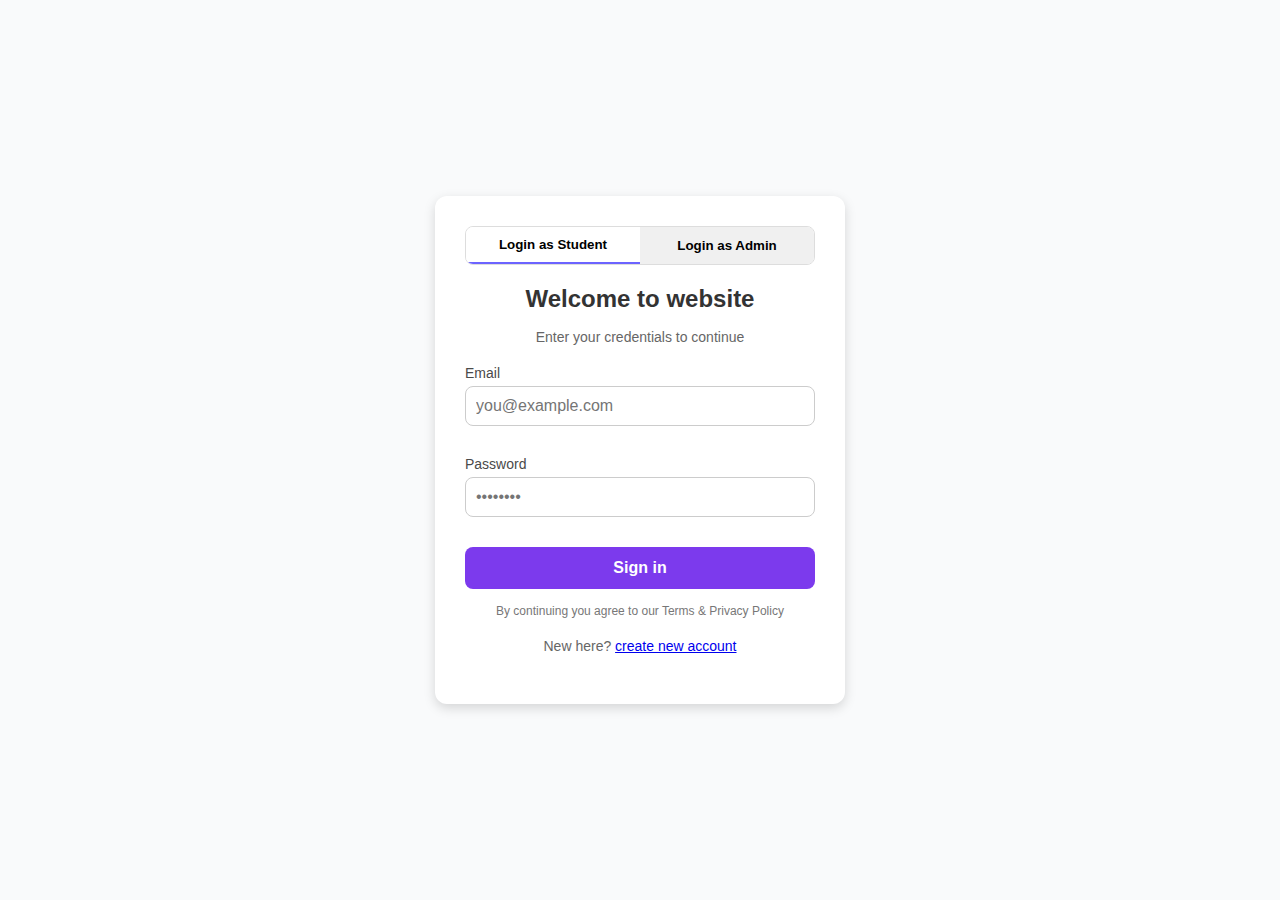
<file: index.html>
<!DOCTYPE html>
<html lang="en">
<head>
  <meta charset="UTF-8">
  <title>Login Page</title>
   <link rel="stylesheet" href="style.css">
   <link rel="stylesheet" href="style1.css">
</head>
<body>
  <div class="container">
    <div class="tab-buttons">
      <button id="studentTab" class="active">Login as Student</button>
      <button id="adminTab">Login as Admin</button>
    </div>

    <!-- Student Form -->
    <div id="studentForm" class="form active">
      <h2>Welcome to website</h2>
      <p>Enter your credentials to continue</p>
      <div class="input-group">
        <label>Email</label>
        <input type="email" id="student-email" placeholder="you@example.com">
      </div>
      <div class="input-group">
        <label>Password</label>
        <input type="password" id="student-password" placeholder="••••••••">
      </div>
      <button id="student-login-btn" type="button" class="btn">Sign in</button>
      <p class="note">By continuing you agree to our Terms & Privacy Policy</p>
          <p class="create_account">New here? <a href="newacc.html">create new account</a></p>
    </div>

    <!-- Admin Form -->
    <div id="adminForm" class="form">
      <h2>Admin portal access</h2>
      <p>Enter your credentials to continue</p>
      <div class="input-group">
        <label>Email</label>
        <input type="email" id="admin-email" placeholder="admin@domain.com">
      </div>
      <div class="input-group">
        <label>Password</label>
        <input type="password" id="admin-password" placeholder="••••••••">
      </div>
      <button id="admin-login-btn" type="button" class="btn">Sign in as Admin</button>
      <p class="note">By continuing you agree to our Terms & Privacy Policy</p>
    </div>
  </div>

  </div>  
  <script src="script.js"></script>
</body>
</html>
</file>
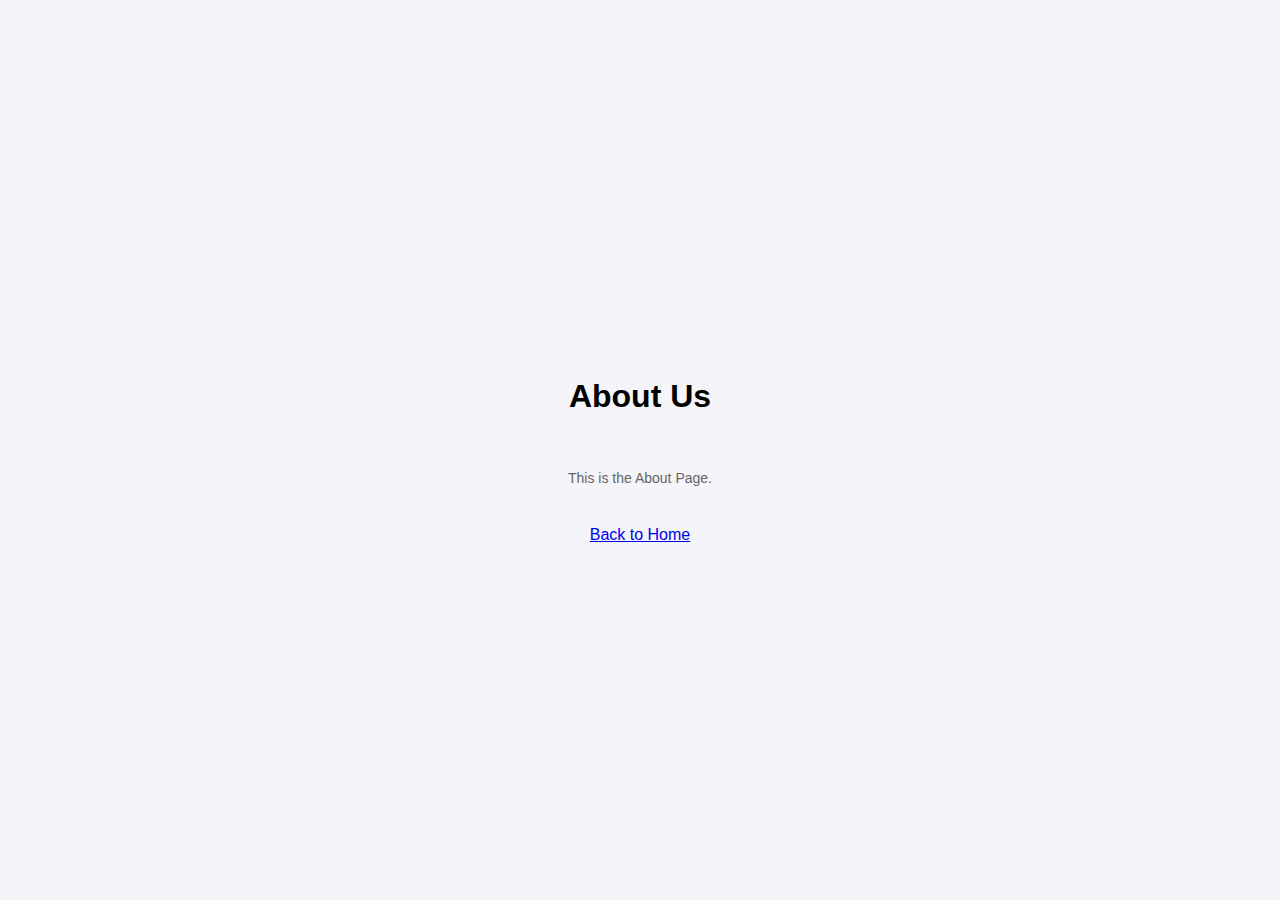
<file: about.html>
<!DOCTYPE html>
<html lang="en">
<head>
  <meta charset="UTF-8">
  <title>About Page</title>
  <link rel="stylesheet" href="style.css">
</head>
<body>
  <h1>About Us</h1>
  <p>This is the About Page.</p>
  <a href="home.html">Back to Home</a>
</body>
</html>
</file>
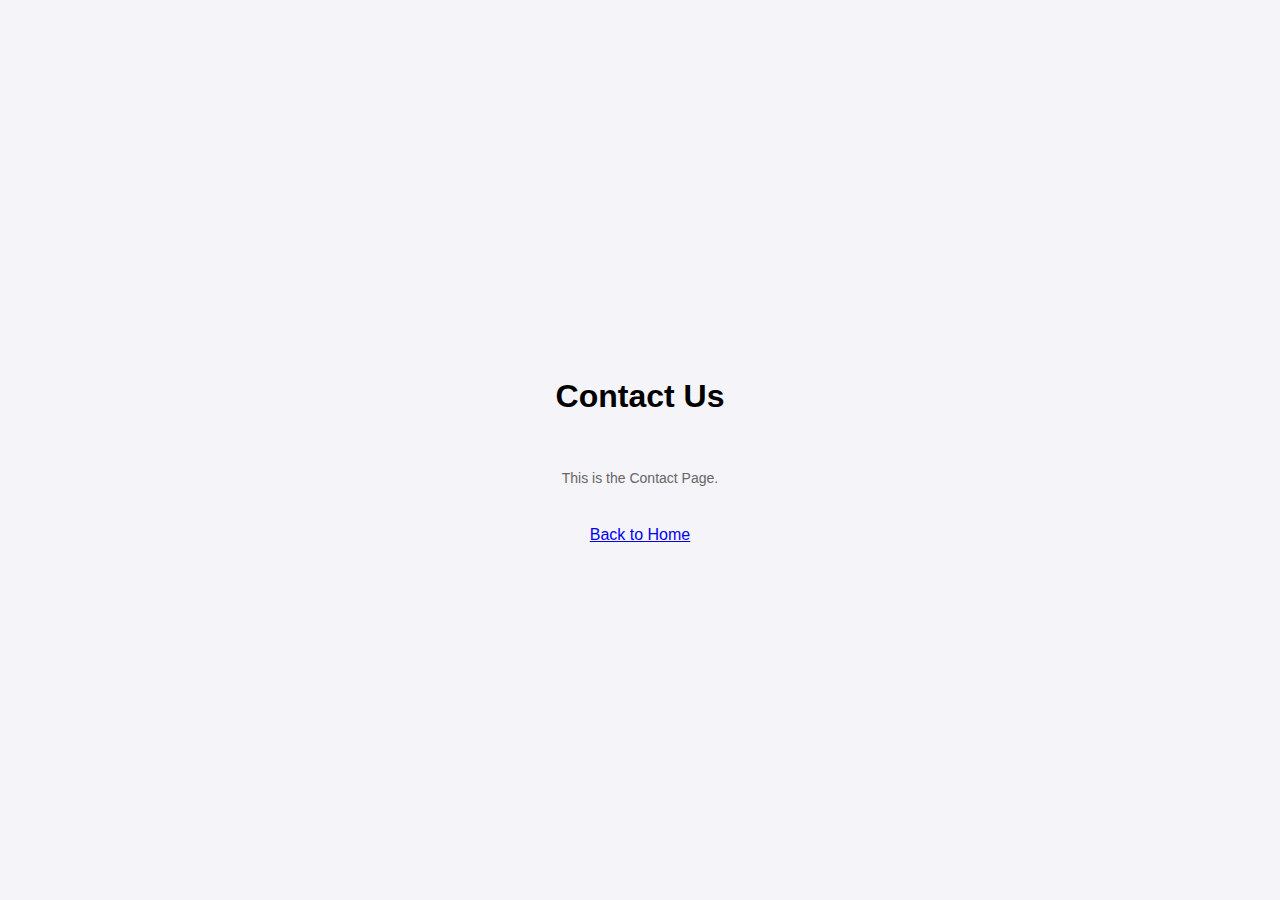
<file: contact.html>
<!DOCTYPE html>
<html lang="en">
<head>
  <meta charset="UTF-8">
  <title>Contact Page</title>
  <link rel="stylesheet" href="style.css">
</head>
<body>
  <h1>Contact Us</h1>
  <p>This is the Contact Page.</p>
  <a href="home.html">Back to Home</a>
</body>
</html>
</file>
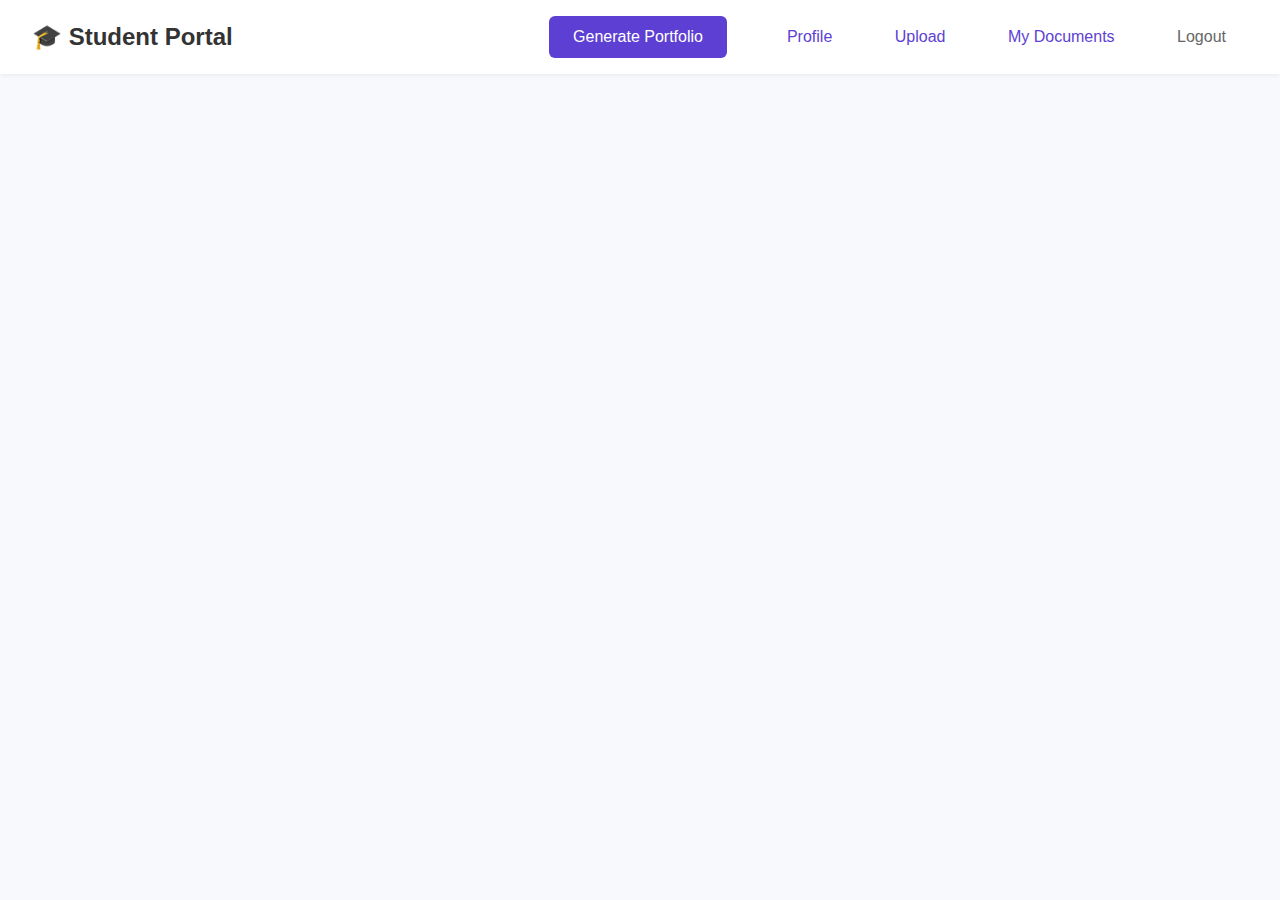
<file: web.html>
<!DOCTYPE html>
<html lang="en">
<head>
    <meta charset="UTF-8">
    <meta name="viewport" content="width=device-width, initial-scale=1.0">
    <title>Student Portal</title>
    <link rel="stylesheet" href="style1.css">
    <style>
        body {
            font-family: -apple-system, BlinkMacSystemFont, "Segoe UI", Roboto, "Helvetica Neue", Arial, sans-serif;
            background-color: #f7f9fc;
            margin: 0;
            padding: 0;
            color: #333;
        }
        header {
            background-color: #ffffff;
            padding: 1rem 2rem;
            box-shadow: 0 2px 4px rgba(0, 0, 0, 0.05);
            display: flex;
            justify-content: space-between;
            align-items: center;
        }
        .logo {
            font-size: 1.5rem;
            font-weight: bold;
            color: #5d3fd3;
        }
        .logo span {
            color: #333;
        }
        .header-controls {
            display: flex;
            align-items: center;
            gap: 1.5rem;
        }
        nav a {
            text-decoration: none;
            color: #666;
            margin-left: 1.5rem;
            font-weight: 500;
            transition: color 0.3s ease;
        }
        nav a:hover, nav a.tab {
            color: #5d3fd3;
        }
        main {
            padding: 2rem;
            max-width: 900px;
            margin: 0 auto;
        }
        .page {
            background-color: #fff;
            padding: 2rem;
            border-radius: 8px;
            box-shadow: 0 4px 12px rgba(0, 0, 0, 0.08);
            margin-bottom: 2rem;
        }
        h2 {
            font-size: 1.8rem;
            margin-top: 0;
            margin-bottom: 2rem;
            color: #333;
        }
        h3 {
            font-size: 1.2rem;
            margin-top: 2rem;
            margin-bottom: 1rem;
            color: #555;
        }
        .form-group {
            display: grid;
            grid-template-columns: repeat(auto-fit, minmax(250px, 1fr));
            gap: 1.5rem;
            margin-bottom: 1.5rem;
        }
        label {
            display: block;
            font-size: 0.9rem;
            font-weight: 600;
            color: #444;
            margin-bottom: 0.5rem;
        }
        input[type="text"], input[type="email"], input[type="number"], textarea, .file-upload {
            width: 100%;
            padding: 0.75rem;
            border: 1px solid #ddd;
            border-radius: 6px;
            font-size: 1rem;
            box-sizing: border-box;
            transition: border-color 0.3s ease, box-shadow 0.3s ease;
        }
        input::placeholder, textarea::placeholder {
            color: #b0b0b0;
        }
        input:focus, textarea:focus {
            outline: none;
            border-color: #5d3fd3;
            box-shadow: 0 0 0 3px rgba(93, 63, 211, 0.15);
        }
        textarea {
            resize: vertical;
            min-height: 100px;
        }
        .btn {
            background-color: #5d3fd3;
            color: #fff;
            padding: 0.75rem 1.5rem;
            border: none;
            border-radius: 6px;
            cursor: pointer;
            font-size: 1rem;
            font-weight: 600;
            transition: background-color 0.3s ease, transform 0.2s ease;
        }
        .btn:hover {
            background-color: #4b32b0;
            transform: translateY(-2px);
        }
        .add-btn {
            background-color: #5d3fd3;
            color: #fff;
            padding: 0.75rem 1rem;
            border: none;
            border-radius: 6px;
            cursor: pointer;
            font-size: 0.9rem;
            margin-left: 0.5rem;
        }
        .add-input-group {
            display: flex;
            align-items: center;
        }
        .add-input-group input {
            flex: 1;
        }
        .photo-upload {
            display: flex;
            align-items: center;
            gap: 1.5rem;
            margin-bottom: 1.5rem;
        }
        .photo-placeholder {
            width: 100px;
            height: 100px;
            background-color: #e9ecef;
            border-radius: 50%;
            display: flex;
            justify-content: center;
            align-items: center;
            font-size: 2rem;
            color: #6c757d;
        }
        .file-select {
            display: flex;
            flex-direction: column;
        }
        .file-select label {
            font-weight: normal;
        }
        .file-select input[type="file"] {
            display: none;
        }
        .file-select .custom-file-button {
            padding: 0.5rem 1rem;
            border: 1px solid #ccc;
            border-radius: 4px;
            background-color: #f8f9fa;
            cursor: pointer;
            text-align: center;
        }
        .single-column {
            display: block;
        }
        .documents-grid {
            display: grid;
            grid-template-columns: 1fr;
            gap: 1.5rem;
        }
        @media (min-width: 768px) {
            .documents-grid {
                grid-template-columns: repeat(auto-fit, minmax(300px, 1fr));
            }
        }
        .document-card {
            background-color: #f8f9fa;
            border: 1px solid #e9ecef;
            border-radius: 8px;
            padding: 1.5rem;
            position: relative;
        }
        .document-card h4 {
            margin: 0;
            font-size: 1.2rem;
            font-weight: 600;
        }
        .document-card .category {
            font-size: 0.8rem;
            font-weight: 500;
            color: #5d3fd3;
            background-color: rgba(93, 63, 211, 0.1);
            padding: 0.25rem 0.75rem;
            border-radius: 4px;
            margin-left: 0.5rem;
        }
        .document-card p {
            font-size: 0.9rem;
            color: #6c757d;
            margin: 0.5rem 0 1rem;
        }
        .document-actions {
            display: flex;
            align-items: center;
            gap: 1rem;
        }
        .status-badge {
            font-size: 0.8rem;
            font-weight: 600;
            padding: 0.25rem 0.75rem;
            border-radius: 12px;
        }
        .status-approved {
            background-color: #d4edda;
            color: #155724;
        }
        .status-rejected {
            background-color: #f8d7da;
            color: #721c24;
        }
        .view-btn, .delete-btn {
            background: none;
            border: none;
            color: #6c757d;
            cursor: pointer;
            display: flex;
            align-items: center;
            gap: 0.25rem;
            font-size: 0.9rem;
            font-weight: 500;
        }
        .view-btn:hover {
            color: #5d3fd3;
        }
        .delete-btn:hover {
            color: #dc3545;
        }
        .info-message {
            margin-top: 2rem;
            text-align: center;
            font-size: 0.9rem;
            color: #888;
        }
    </style>
</head>
<body>
    <header>
         <div class="logo">🎓 <span>Student Portal</span></div>
        <div class="header-controls">
            <a href="portfolio.html" class="btn" style="text-decoration: none; font-weight: 500;">Generate Portfolio</a>
            <nav>
                <a href="#profile" class="tab">Profile</a>
                <a href="#upload" class="tab">Upload</a>
                <a href="#documents" class="tab">My Documents</a>
                <a href="index.html" onclick="logout()">Logout</a>
            </nav>
        </div>
    </header>

    <main>
        <section id="profile" class="page">
            <h2>Profile</h2>

            <h3>Personal & Professional Info</h3>
            <form>
                <div class="form-group">
                    <div>
                        <label>Full Name</label>
                        <input type="text" placeholder="Your Full Name" required>
                    </div>
                    <div>
                        <label>Short professional title/role</label>
                        <input type="text" placeholder="e.g. Web Developer">
                    </div>
                </div>

                <div class="form-group">
                    <div>
                        <label>Email</label>
                        <input type="email" placeholder="you@example.com" required>
                    </div>
                    <div>
                        <label>Phone number</label>
                        <input type="text" placeholder="+91 1234567890">
                    </div>
                </div>

                <div class="form-group">
                    <div>
                        <label>LinkedIn</label>
                        <input type="text" placeholder="https://linkedin.com/in/username">
                    </div>
                    <div>
                        <label>GitHub</label>
                        <input type="text" placeholder="https://github.com/username">
                    </div>
                </div>

                <div class="form-group">
                    <div>
                        <label>Personal website</label>
                        <input type="text" placeholder="https://yourdomain.com">
                    </div>
                </div>

                <div class="photo-upload">
                    <div class="photo-placeholder">👤</div>
                    <div class="file-select">
                        <label>Professional photo (optional)</label>
                        <input type="file" id="photo-upload">
                        <label for="photo-upload" class="custom-file-button">Choose File</label>
                    </div>
                </div>

                <div class="form-group">
                    <div>
                        <label>Enrollment no.</label>
                        <input type="text" placeholder="IT24OP1024" required>
                    </div>
                    <div>
                        <label>Program</label>
                        <input type="text" placeholder="e.g. B.Tech CSE" required>
                    </div>
                    <div>
                        <label>Year</label>
                        <input type="number" placeholder="e.g. 3" required>
                    </div>
                </div>

                <hr style="border: 0; height: 1px; background: #ddd; margin: 2rem 0;">

                <h3>About</h3>
                <div class="single-column">
                    <label>Short bio/summary</label>
                    <textarea placeholder="Tell us about yourself..."></textarea>
                </div>

                <hr style="border: 0; height: 1px; background: #ddd; margin: 2rem 0;">

                <h3>Skills</h3>
                <div class="add-input-group">
                    <label>Technical skills</label>
                    <input type="text" placeholder="Add a skill">
                    <button type="button" class="add-btn">Add</button>
                </div>
                <div class="add-input-group" style="margin-top: 1rem;">
                    <label>Soft skills</label>
                    <input type="text" placeholder="Add a soft skill">
                    <button type="button" class="add-btn">Add</button>
                </div>
                <div class="add-input-group" style="margin-top: 1rem;">
                    <label>Certifications</label>
                    <input type="text" placeholder="Add a certification">
                    <button type="button" class="add-btn">Add</button>
                </div>

                <hr style="border: 0; height: 1px; background: #ddd; margin: 2rem 0;">

                <h3>Projects / Work Samples</h3>
                <div class="form-group">
                    <div>
                        <label>Title</label>
                        <input type="text" placeholder="Project Title">
                    </div>
                    <div>
                        <label>Tech</label>
                        <input type="text" placeholder="e.g. React, Node, PostgreSQL">
                    </div>
                </div>
                <div class="single-column">
                    <label>Description</label>
                    <textarea placeholder="Describe your project..."></textarea>
                </div>
                <div class="form-group">
                    <div>
                        <label>Repo link</label>
                        <input type="text" placeholder="https://github.com/...">
                    </div>
                    <div>
                        <label>Live demo</label>
                        <input type="text" placeholder="https://...">
                    </div>
                </div>
                <button type="button" class="btn">Add project</button>
                
                <hr style="border: 0; height: 1px; background: #ddd; margin: 2rem 0;">

                <h3>Experience</h3>
                <div class="form-group">
                    <div>
                        <label>Role</label>
                        <input type="text" placeholder="Your role">
                    </div>
                    <div>
                        <label>Company/Organization</label>
                        <input type="text" placeholder="Company/Organization Name">
                    </div>
                    <div>
                        <label>Duration</label>
                        <input type="text" placeholder="e.g. Jun 2024 - Aug 2024">
                    </div>
                </div>
                <div class="single-column">
                    <label>Key responsibilities/achievements</label>
                    <textarea placeholder="List your responsibilities and achievements..."></textarea>
                </div>
                <button type="button" class="btn">Add experience</button>
                
                <hr style="border: 0; height: 1px; background: #ddd; margin: 2rem 0;">

                <h3>Education</h3>
                <div class="form-group">
                    <div>
                        <label>Degree/Diploma</label>
                        <input type="text" placeholder="e.g. Bachelor of Technology">
                    </div>
                    <div>
                        <label>College/University</label>
                        <input type="text" placeholder="College/University Name">
                    </div>
                    <div>
                        <label>Year of graduation</label>
                        <input type="text" placeholder="e.g. 2026">
                    </div>
                </div>
                <div class="single-column">
                    <label>Notable academic achievements</label>
                    <textarea placeholder="List your achievements..."></textarea>
                </div>
                <button type="button" class="btn">Add education</button>
                
                <hr style="border: 0; height: 1px; background: #ddd; margin: 2rem 0;">

                <h3>Extras</h3>
                <div class="add-input-group">
                    <label>Blog/articles</label>
                    <input type="text" placeholder="https://yourblog.com/post">
                    <button type="button" class="add-btn">Add</button>
                </div>
                <div class="add-input-group" style="margin-top: 1rem;">
                    <label>Testimonials</label>
                    <input type="text" placeholder="Short testimonial">
                    <button type="button" class="add-btn">Add</button>
                </div>
                <div class="add-input-group" style="margin-top: 1rem;">
                    <label>Awards & recognitions</label>
                    <input type="text" placeholder="Award title">
                    <button type="button" class="add-btn">Add</button>
                </div>
                <div class="add-input-group" style="margin-top: 1rem;">
                    <label>Hobbies/Interests</label>
                    <input type="text" placeholder="e.g. Open-source, Chess">
                    <button type="button" class="add-btn">Add</button>
                </div>

                <div style="text-align: right; margin-top: 2rem;">
                    <button type="submit" class="btn">Save profile</button>
                </div>
            </form>
        </section>

        <section id="upload" class="page">
            <h2>Upload your document</h2>
            <form>
                <label>Title (optional)</label>
                <input type="text" placeholder="e.g. John Doe HSC Marksheet">

                <label>Category</label>
                <select>
                    <option>Select a category</option>
                    <option>Course Certificate</option>
                    <option>Hackathon Certificate</option>
                    <option>Sports Certificate</option>
                    <option>E-Certificate</option>
                    <option>Research Paper</option>
                    <option>Non-Academic Achievement</option>
                    <option>Others</option>
                </select>

                <label>Upload file</label>
                <div class="file-upload">
                    <p>Drag & drop your file here, or <span class="browse">browse</span></p>
                    <small>PDF, PNG, JPG up to 10MB</small>
                </div>

                <label>Description (optional)</label>
                <textarea placeholder="Add any relevant notes..."></textarea>

                <button type="submit" class="btn">Upload</button>
            </form>
        </section>

        <section id="documents" class="page">
            <h2>My Documents</h2>
            <div class="documents-grid">
                <div class="document-card">
                    <h4>Gemini Google Certificate <span class="category">E-Certificate</span></h4>
                    <p>gemini google certificate.pdf • 597 KB • 9/25/2025, 12:21:05 PM</p>
                    <div class="document-actions">
                        <span class="status-badge status-approved">approved</span>
                        <button class="view-btn">👁️ View</button>
                        <button class="delete-btn">🗑️ Delete</button>
                    </div>
                </div>

                <div class="document-card">
                    <h4>Gen AI <span class="category">Course Certificate</span></h4>
                    <p>gen Ai certificate.pdf • 596 KB • 9/25/2025, 12:20:35 PM</p>
                    <div class="document-actions">
                        <span class="status-badge status-rejected">rejected</span>
                        <button class="view-btn">👁️ View</button>
                        <button class="delete-btn">🗑️ Delete</button>
                    </div>
                </div>
            </div>

        </section>
    </main>
</body>
</html>
</file>
<file: style.css>
body {
    font-family: -apple-system, BlinkMacSystemFont, 'Segoe UI', Roboto, Helvetica, Arial, sans-serif;
    background-color: #f4f7f9;
    display: flex;
    justify-content: center;
    align-items: center;
    flex-direction: column;
    min-height: 100vh;
    margin: 0;
    gap: 20px;
}

.card {
    background-color: #ffffff;
    border-radius: 16px;
    box-shadow: 0 4px 20px rgba(0, 0, 0, 0.1);
    width: 380px;
    padding: 30px;
    text-align: center;
    box-sizing: border-box;
}

.form-link {
    font-size: 14px;
    font-weight: 500;
    color: #8a2be2;
    text-align: left;
    margin-bottom: 20px;
}

.welcome-text h2 {
    font-size: 28px;
    font-weight: 700;
    color: #8a2be2;
    margin: 0 0 10px;
}

.welcome-text p {
    font-size: 16px;
    color: #666666;
    margin: 0 0 20px;
}

.input-group {
    text-align: left;
    margin-bottom: 20px;
}

.input-group label {
    display: block;
    font-size: 14px;
    color: #4a4a4a;
    margin-bottom: 8px;
}

.input-group input {
    width: 100%;
    padding: 12px;
    border: 1px solid #e0e0e0;
    border-radius: 8px;
    font-size: 16px;
    box-sizing: border-box;
    transition: border-color 0.3s;
}

.input-group input:focus {
    outline: none;
    border-color: #8a2be2;
}

.btn {
    width: 100%;
    padding: 15px;
    background-color: #8a2be2;
    color: #ffffff;
    border: none;
    border-radius: 8px;
    font-size: 16px;
    font-weight: 600;
    cursor: pointer;
    transition: background-color 0.3s;
}

.btn:hover {
    background-color: #7b27d4;
}

.terms {
    font-size: 12px;
    color: #a0a0a0;
    margin-top: 20px;
}

.social-login {
    margin: 20px 0;
}

.google-btn {
    width: 100%;
    padding: 12px;
    background-color: #ffffff;
    color: #4a4a4a;
    border: 1px solid #e0e0e0;
    border-radius: 8px;
    font-size: 16px;
    font-weight: 500;
    cursor: pointer;
    display: flex;
    align-items: center;
    justify-content: center;
    gap: 10px;
}

.google-btn img {
    height: 20px;
    width: 20px;
}

.or-separator {
    font-size: 14px;
    color: #a0a0a0;
    margin: 15px 0;
    position: relative;
}

body {
  font-family: Arial, sans-serif;
  background: #f9f9f9;
  display: flex;
  justify-content: center;
  align-items: center;
  height: 100vh;
  margin: 0;
}

.login-box {
  background: #fff;
  padding: 30px;
  border-radius: 12px;
  box-shadow: 0 8px 20px rgba(0,0,0,0.15);
  width: 320px;
  text-align: center;
}

.login-box h2 {
  color: #4a00e0;
  margin-bottom: 10px;
}

.login-box p {
  color: #555;
  margin-bottom: 20px;
}

.login-box label {
  display: block;
  text-align: left;
  margin: 8px 0 4px;
}

.login-box input {
  width: 100%;
  padding: 10px;
  border: 1px solid #ddd;
  border-radius: 6px;
  margin-bottom: 15px;
}

.login-box button {
  width: 100%;
  padding: 10px;
  border: none;
  background: linear-gradient(90deg, #6a11cb, #2575fc);
  color: #fff;
  font-size: 16px;
  border-radius: 6px;
  cursor: pointer;
}

.login-box button:hover {
  opacity: 0.9;
}

.terms {
  font-size: 12px;
  margin-top: 15px;
}

body {
  font-family: Arial, sans-serif;
  background: #f4f4f9;
  display: flex;
  justify-content: center;
  align-items: center;
  height: 100vh;
  margin: 0;
}

.container {
  background: #fff;
  padding: 30px;
  border-radius: 12px;
  box-shadow: 0 4px 12px rgba(0,0,0,0.15);
  width: 350px;
  text-align: center;
}

.tab-buttons {
  display: flex;
  margin-bottom: 20px;
  border-radius: 8px;
  overflow: hidden;
  border: 1px solid #ddd;
}

.tab-buttons button {
  flex: 1;
  padding: 10px;
  border: none;
  outline: none;
  cursor: pointer;
  background: #f0f0f0;
  font-weight: bold;
  transition: 0.3s;
}

.tab-buttons button.active {
  background: #fff;
  color: #000;
  border-bottom: 2px solid #6c63ff;
}

.form {
  display: none;
}

.form.active {
  display: block;
}

h2 {
  color: #333;
  margin-bottom: 5px;
}

p {
  font-size: 14px;
  color: #666;
  margin-bottom: 20px;
}

.input-group {
  text-align: left;
  margin-bottom: 15px;
}

.input-group label {
  display: block;
  margin-bottom: 5px;
  font-size: 14px;
}

.input-group input {
  width: 100%;
  padding: 10px;
  border-radius: 8px;
  border: 1px solid #ccc;
}

.btn {
  background: #6c63ff;
  color: #fff;
  border: none;
  width: 100%;
  padding: 12px;
  border-radius: 8px;
  font-size: 16px;
  cursor: pointer;
  transition: 0.3s;
}

.btn:hover {
  background: #5848d9;
}

.note {
  margin-top: 15px;
  font-size: 12px;
  color: #777;
}
</file>
<file: style1.css>
body {
  margin: 0;
  font-family: "Segoe UI", sans-serif;
  background: #f9fafb;
}

header {
  display: flex;
  justify-content: space-between;
  align-items: center;
  padding: 1rem 2rem;
  background: white;
  box-shadow: 0 2px 6px rgba(0,0,0,0.05);
}

.logo {
  font-weight: bold;
  font-size: 1.2rem;
  color: #4f46e5;
  margin: right 10px;
}

nav a {
  margin: 0 10px;
  text-decoration: none;
  color: #374151;
  padding: 6px 12px;
  border-radius: 6px;
  font-weight: 500;
}

nav a:hover {
  background: #f3f4f6;
  color: #4f46e5;
}

main {
  padding: 2rem;
}

.page {
  display: none;
  background: white;
  padding: 1.5rem;
  border-radius: 12px;
  box-shadow: 0 4px 12px rgba(0,0,0,0.05);
  max-width: 700px;
  margin: auto;
}

#profile:target, 
#upload:target, 
#documents:target {
  display: block;
}

form {
  display: flex;
  flex-direction: column;
}

label {
  font-weight: 500;
  margin: 10px 0 5px;
}

input, select, textarea {
  padding: 10px;
  border: 1px solid #d1d5db;
  border-radius: 8px;
  margin-bottom: 15px;
}

textarea {
  resize: none;
  height: 80px;
}

.file-upload {
  border: 2px dashed #d1d5db;
  border-radius: 8px;
  padding: 20px;
  text-align: center;
  margin-bottom: 15px;
  color: #6b7280;
}

.file-upload .browse {
  color: #7c3aed;
  cursor: pointer;
}

.btn {
  background: #7c3aed;
  color: white;
  border: none;
  padding: 12px;
  border-radius: 8px;
  font-size: 1rem;
  cursor: pointer;
  transition: 0.3s;
}

.btn:hover {
  background: #6d28d9;
}

h2 {
  margin-bottom: 1rem;
}
</file>
